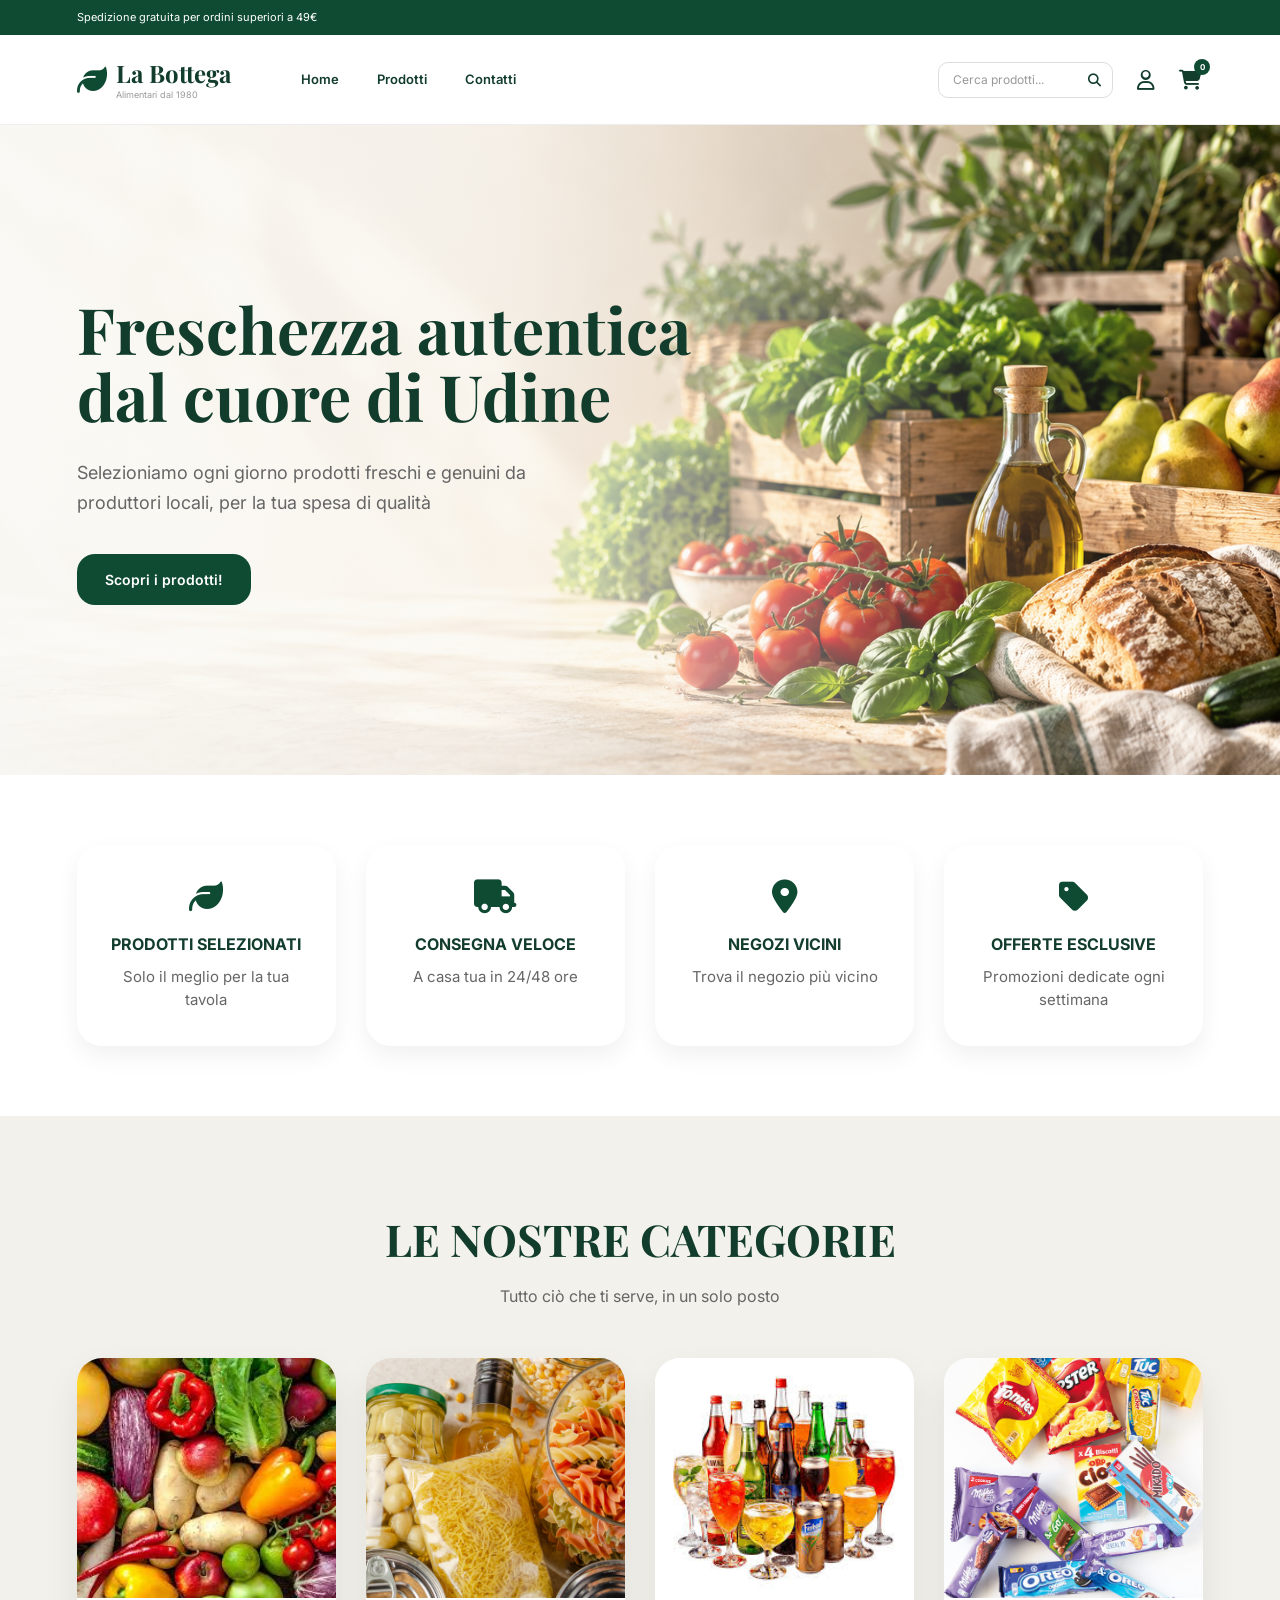
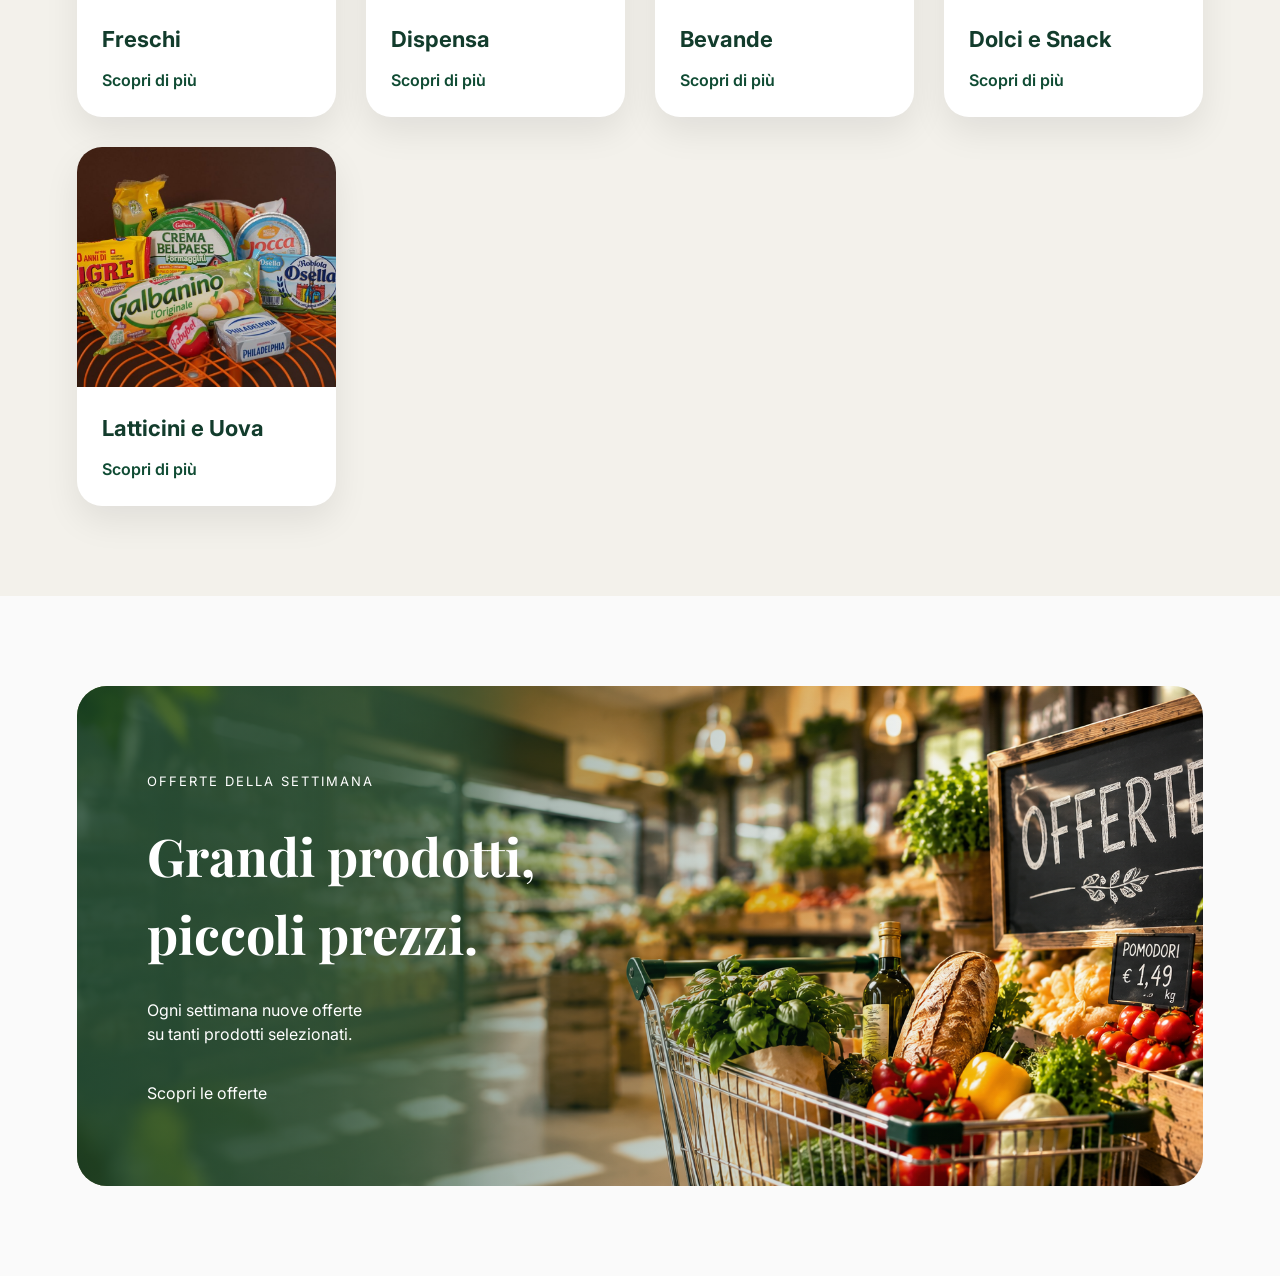
<file: la-bottega-frontend/INDEX.HTML>
<!DOCTYPE html>

<html>
    <head>
        <meta charset=UTF-8>
        <meta name="viewport" content="width=device-width, initial-scale=1.0">
        <title> BOTTEGA VERDE </title>
        <link rel="stylesheet" href="VARIABLES.css">
        <link rel="stylesheet" href="COMPONENTI.css">
        <link rel="stylesheet" href="STYLE.CSS">
        <link rel="stylesheet" href="RESPONSIVE.css">

        <link href="https://fonts.googleapis.com/css2?family=Playfair+Display:wght@600;700&family=Inter:wght@300;400;500;600&display=swap"  rel="stylesheet">
        <link rel="stylesheet" href="https://cdnjs.cloudflare.com/ajax/libs/font-awesome/6.5.0/css/all.min.css">
        
    </head>

    <body> 
        <!-- top bar-->
        <div class="top-bar">
            <div class="top-bar-left">
                <div>Spedizione gratuita per ordini superiori a 49€</div>
            </div>
        </div>

        <!--HEADER PRINCIPALE-->
        <header class="main-header">

            <!--LOGO-->
            <a href="INDEX.HTML" class="logo">
                <div class="logo-icon">
                    <i class="fa-solid fa-leaf"></i>
                </div>

                <div class="logo-text">
                    <h2>La Bottega</h2>
                    <span>Alimentari dal 1980</span>
                </div>
            </a>

        <!--NAVIGAZIONE-->
        <nav class="main-nav">
            <a href="INDEX.HTML">Home</a>
            <a href="CATALOGO.HTML">Prodotti</a>
            <a href="CONTATTI.HTML">Contatti</a>
        </nav>
            
        <!--AZIONI-->
        <div class="header-actions">
            <!--RICERCA-->
            <div class="search-box">
                <input type="text"
                id="searchInput"
                placeholder="Cerca prodotti...">
                <i class="fa-solid fa-magnifying-glass"></i>
            </div>

            <!--ACCOUNT-->
            <a href="ACCOUNT.html" class="header-icon">
                <i class="fa-regular fa-user"></i>
            </a>

            <!--CARRELLO-->
            <a href="CARRELLO.HTML" class="cart-icom header-icon">
                <i class="fa-solid fa-cart-shopping"></i>
                <span id="cartCount">0</span>
            </a>

        </div>
    
        </header>

        <!-- HERO -->
        <section class="hero">

            <div class="hero-content">
            <h1> 
                Freschezza autentica <br>
                dal cuore di Udine 
            </h1>
            <p> Selezioniamo ogni giorno prodotti freschi e genuini da produttori locali, 
                per la tua spesa di qualità
            </p>

            <a href="CATALOGO.html" class="btn-primary">
                Scopri i prodotti!
            </a>
        </div>
        
        </section>

        <!-- CASELLE -->
         <section class="caselle">
            <div class="casella">
                <i class="fa-solid fa-leaf"></i>
                <h4>PRODOTTI SELEZIONATI</h4>
                <p>Solo il meglio per la tua tavola</p>
            </div>

            <div class="casella"> 
                <i class="fa-solid fa-truck"></i>
                <h4>CONSEGNA VELOCE</h4>
                <p>A casa tua in 24/48 ore</p>
            </div>

            <div class="casella">
                <i class="fa-solid fa-location-dot"></i>
                <h4>NEGOZI VICINI</h4>
                <p>Trova il negozio più vicino</p>
            </div>

            <div class="casella">
                <i class="fa-solid fa-tag"></i>
                <h4>OFFERTE ESCLUSIVE</h4>
                <p>Promozioni dedicate ogni settimana</p>
            </div>

         </section>

         <!--CATEGORIE HOME-->
         <section class="categorie">
            <div class="titolo-sezione">
                <h2>LE NOSTRE CATEGORIE</h2>
                <p>Tutto ciò che ti serve, in un solo posto</p>
            </div>

            <div class="cards">
                <div class="card">
                    <img src="freschi.jpeg" alt="Prodotti freschi">
                    <div class="card-contenuto">
                        <h3>Freschi</h3>
                        <a href="CATALOGO.HTML?categoria=Freschi">Scopri di più</a>
                    </div>
              </div>

              <div class="card">
                    <img src="dispensa.jpg" alt="Prodotti da dispensa">
                    <div class="card-contenuto">
                     <h3>Dispensa</h3>
                     <a href="CATALOGO.HTML?categoria=Dispensa">Scopri di più</a>
                    </div>
              </div>

              <div class="card">
                <img src="bevande.jpeg" alt="Bevande">
                <div class="card-contenuto">
                    <h3>Bevande</h3>
                    <a href="CATALOGO.HTML?categoria=Bevande">Scopri di più</a>
                </div>
              </div>
              
<div class="card">
    <img src="snak.jpg" alt="Dolci e snack">
    <div class="card-contenuto">
        <h3>Dolci e Snack</h3>
        <a href="CATALOGO.HTML?categoria=Dolci%20e%20Snack">
            Scopri di più
        </a>
    </div>
</div>

<div class="card">
    <img src="latticini.jpg" alt="Latticini e uova">
    <div class="card-contenuto">
        <h3>Latticini e Uova</h3>
        <a href="CATALOGO.HTML?categoria=Latticini%20e%20Uova">
            Scopri di più
        </a>
    </div>
</div>

</div>

         </section>

         <!--OFFERTE HOME-->
        <section class="offerte-home">
            <div class="offerte-testo">
                    <span>OFFERTE DELLA SETTIMANA</span>
                    <h2>Grandi prodotti,<br>
                        piccoli prezzi.
                    </h2>

                    <p>Ogni settimana nuove offerte<br>
                        su tanti prodotti selezionati.
                    </p>

                    <a href="OFFERTE.HTML" class="btn-secondary">
                        Scopri le offerte
                    </a>
            </div>

        </section>
        
    </body>
</html>
</file>
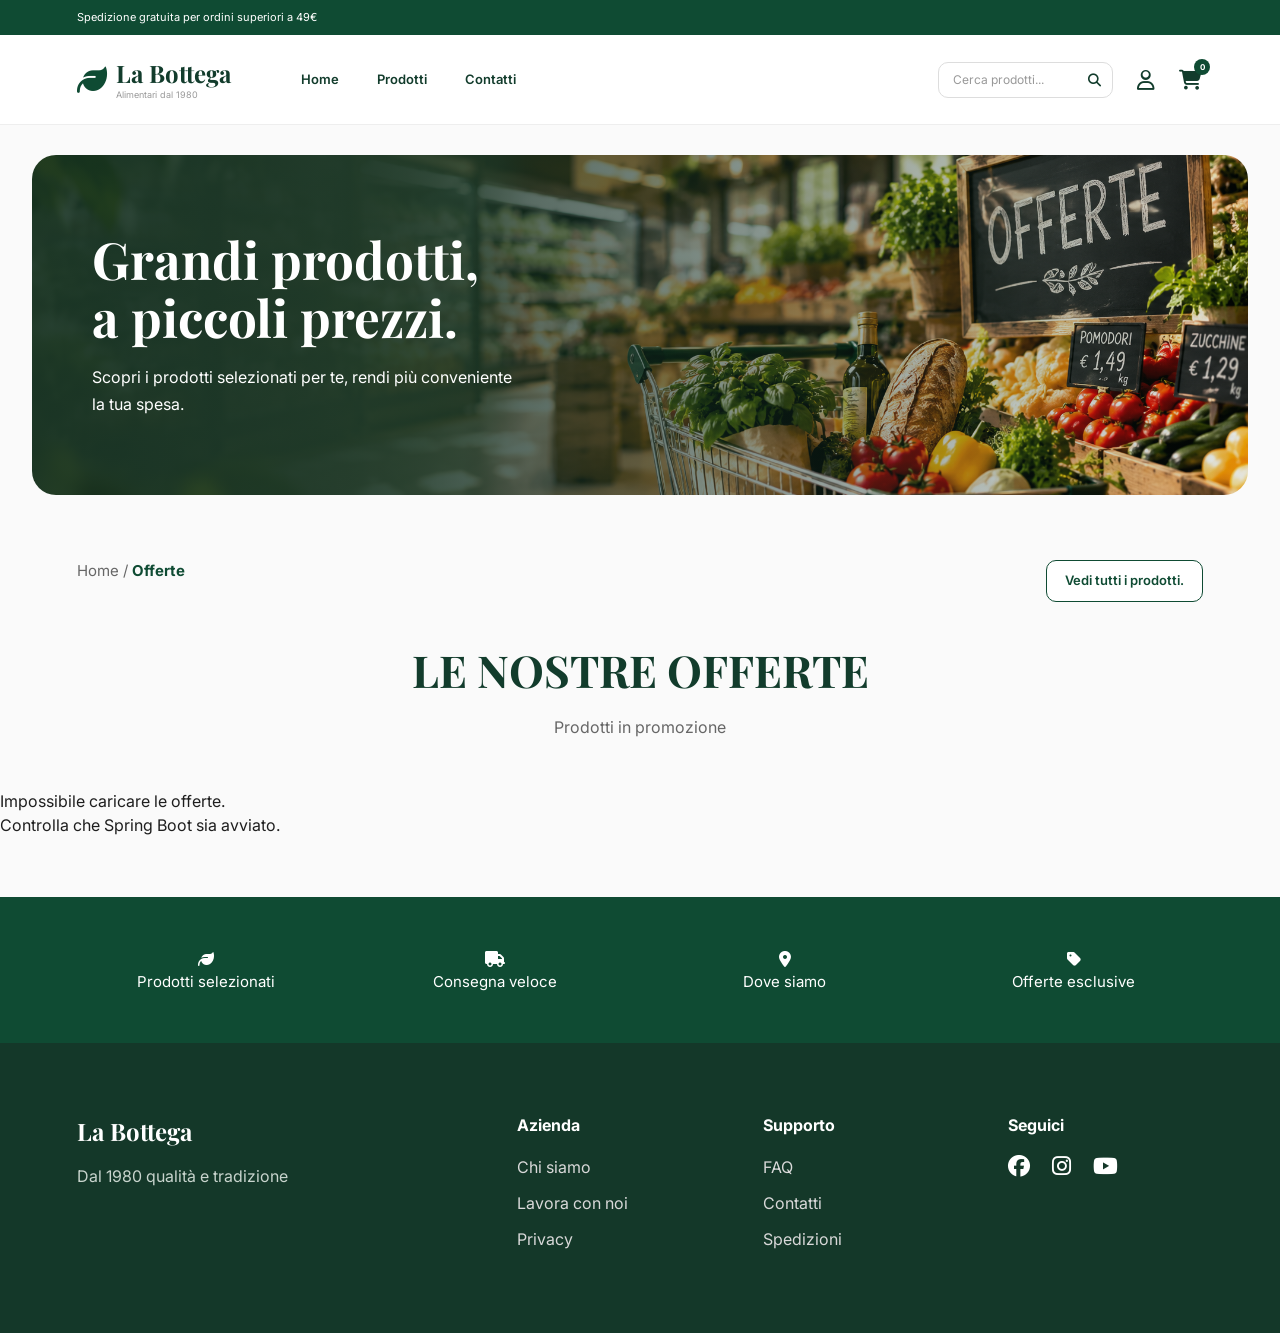
<file: la-bottega-frontend/OFFERTE.html>
<!DOCTYPE html>
<html lang="it">

<head>
    <meta charset="UTF-8">
    <meta name="viewport" content="width=device-width, initial-scale=1.0">

    <title>Offerte | La Bottega</title>

    <link rel="stylesheet" href="VARIABLES.css">
    <link rel="stylesheet" href="COMPONENTI.css">
    <link rel="stylesheet" href="STYLE.CSS">
    <link rel="stylesheet" href="RESPONSIVE.css">

    <link rel="preconnect" href="https://fonts.googleapis.com">
    <link href="https://fonts.googleapis.com/css2?family=Playfair+Display:wght@600;700&family=Inter:wght@300;400;500;600;700&display=swap"
          rel="stylesheet">

    <link rel="stylesheet"
          href="https://cdnjs.cloudflare.com/ajax/libs/font-awesome/6.5.0/css/all.min.css">
</head>

<body>

    <!-- TOP BAR-->
    <div class="top-bar">
        <div class="top-bar-left">
            Spedizione gratuita per ordini superiori a 49€
        </div>
    </div>

    <!-- HEADER -->
    <header class="main-header">

        <a href="INDEX.HTML" class="logo">
            <div class="logo-icon">
                <i class="fa-solid fa-leaf"></i>
            </div>

            <div class="logo-text">
                <h2>La Bottega</h2>
                <span>Alimentari dal 1980</span>
            </div>
        </a>

        <nav class="main-nav">
            <a href="INDEX.HTML">Home</a>
            <a href="CATALOGO.HTML">Prodotti</a>
            <a href="CONTATTI.HTML">Contatti</a>
        </nav>

        <div class="header-actions">

            <div class="search-box">
                <input type="text"
                       id="searchInput"
                       placeholder="Cerca prodotti...">
                <i class="fa-solid fa-magnifying-glass"></i>
            </div>

            <a href="ACCOUNT.HTML"
               class="header-icon"
               aria-label="Account">
                <i class="fa-regular fa-user"></i>
            </a>

            <a href="CARRELLO.HTML"
               class="header-icon cart-icon"
               aria-label="Carrello">
                <i class="fa-solid fa-cart-shopping"></i>
                <span id="cartCount">0</span>
            </a>

        </div>
    </header>

    <!-- HERO OFFERTE -->
     <section class="home-prodotti offerte-hero">
        <div class="prodotti-testo">
            <h1>
                Grandi prodotti, <br>
                a piccoli prezzi.
            </h1>

            <p> 
                Scopri i prodotti selezionati per te,
                rendi più conveniente la tua spesa.
            </p>
        </div>
     </section>

     <!-- TITOLO E NAVOGAZIONE -->
      <section class="toolbar">
        <div class="cronologia">
            <a href="INDEX.HTML">Home</a>
            <span> / </span>
            <strong>Offerte</strong>
        </div>

        <a href="CATALOGO.HTML" class="btn-secondary">
            Vedi tutti i prodotti.
        </a>
      </section>

      <!-- PRODOTTI IN OFFERTA -->
       <section class="offerte-prodotti">
        <div class="titolo-sezione">
            <h2>LE NOSTRE OFFERTE</h2>
            <p>Prodotti in promozione</p>
        </div>

        <div class="products" id="products">
            <p>Caricamento delle offerte...</p>
        </div>
       </section>

       <!-- INFO BAR -->

    <section class="info-bar">
        <div>
            <i class="fa-solid fa-leaf"></i>
            <p>
                Prodotti selezionati
            </p>
        </div>

        <div>
            <i class="fa-solid fa-truck"></i>
            <p>
                Consegna veloce
            </p>
        </div>

        <div>
            <i class="fa-solid fa-location-dot"></i>
            <p>
                Dove siamo
            </p>
        </div>

        <div>
            <i class="fa-solid fa-tag"></i>
            <p>
                Offerte esclusive
            </p>
        </div>

    </section>

    <!--FOOTER -->

    <footer class="footer">

        <!-- LOGO -->
        <div class="footer-logo">
            <h2>
                La Bottega
            </h2>

            <p>
                Dal 1980 qualità e tradizione
            </p>
        </div>

        <!-- AZIENDA -->

        <div>
            <h4>
                Azienda
            </h4>

            <a href="#">
                Chi siamo
            </a>

            <a href="#">
                Lavora con noi
            </a>

            <a href="#">
                Privacy
            </a>
        </div>

        <!-- SUPPORTO -->

        <div>
            <h4>
                Supporto
            </h4>

            <a href="#">
                FAQ
            </a>

            <a href="CONTATTI.HTML">
                Contatti
            </a>

            <a href="#">
                Spedizioni
            </a>
        </div>

        <!-- SOCIAL -->

        <div>
            <h4>
                Seguici
            </h4>

            <i class="fa-brands fa-facebook"></i>
            <i class="fa-brands fa-instagram"></i>
            <i class="fa-brands fa-youtube"></i>
        </div>

    </footer>

        <!-- JAVASCRIPT -->
         <script src="cart.js"></script>
         <script src="offerte.js"></script>
</body>
</html>
</file>
<file: la-bottega-frontend/VARIABLES.css>
/*LA BOTTEGA - VARIABLES.CSS */

:root {

    /* COLORI PRINCIPALI */
    --verde-principale: #0f4b33;
    --verde-scuro: #123c2c;
    --verde-chiaro: #3f7a5a;

    /* SFONDI */
    --crema: #f3f1eb;
    --crema-scuro: #ebe4d5;
    --bianco: #ffffff;

    /* DETTAGLI */
    --oro: #d4b15a;
    --oro-chiaro: #f0d56b;

    /* TESTI */
    --testo-principale: #1e1e1e;
    --testo-secondario: #666666;
    --testo-chiaro: #999999;

    /* STATI */
    --successo: #3d8b5c;
    --errore: #b94a48;

    /* FONT */
    --font-titoli: "Playfair Display", serif;
    --font-testo: "Inter", sans-serif;

    /* SPAZIATURE */
    --padding-page: 6%;
    --spazio-xs: 8px;
    --spazio-sm: 15px;
    --spazio-md: 25px;
    --spazio-lg: 45px;
    --spazio-xl: 80px;

    /* BORDI */
    --bordi-small: 10px;
    --bordi-medium: 18px;
    --bordi-large: 25px;
    --bordi-pill: 50px;

    /* OMBRE */
    --ombre-soft: 0 10px 25px rgba(0, 0, 0, 0.06);
    --ombre-card: 0 15px 35px rgba(0, 0, 0, 0.08);
    --ombre-hover: 0 20px 45px rgba(0, 0, 0, 0.12);

    /* TRANSIZIONI */
    --transizione-veloce: 0.2s ease;
    --transizione-normale: 0.35s ease;

    /* LAYOUT */
    --contenitore-width: 1200px;

    /* Z-INDEX */
    --z-header: 100;
    --z-menu: 200;
    --z-modal: 300;
}
</file>
<file: la-bottega-frontend/COMPONENTI.css>
/* PARTE 1 - CASELLE HOME */

.caselle {
    padding: 70px var(--padding-page);
    display: grid;
    grid-template-columns: repeat(4, 1fr);
    gap: 30px;
    background: var(--bianco);
}

.casella {
    background: var(--bianco);
    padding: 35px 25px;
    border-radius: var(--bordi-large);
    text-align: center;
    box-shadow: var(--ombre-soft);
    transition: var(--transizione-normale);
}

.casella:hover {
    transform: translateY(-8px);
    box-shadow: var(--ombre-hover);
}

.casella i {
    font-size: 34px;
    color: var(--verde-principale);
    margin-bottom: 18px;
}

.casella h4 {
    margin-bottom: 10px;
    color: var(--verde-scuro);
}

.casella p {
    color: var(--testo-secondario);
    font-size: 15px;
}

/* TITOLI SEZIONE */

.titolo-sezione {
    text-align: center;
    margin-bottom: 50px;
}

.titolo-sezione h2 {
    font-family: var(--font-titoli);
    font-size: 44px;
    color: var(--verde-scuro);
    margin-bottom: 12px;
}

.titolo-sezione p {
    color: var(--testo-secondario);
}

/* CATEGORIE HOME */

.categorie {
    padding: 90px var(--padding-page);
    background: var(--crema);
}

/* GRID CARD */

.cards {
    display: grid;
    grid-template-columns: repeat(auto-fit, minmax(240px, 1fr));
    gap: 30px;
}

/* CARD GENERICA */

.card {
    background: var(--bianco);
    border-radius: var(--bordi-large);
    overflow: hidden;
    box-shadow: var(--ombre-card);
    transition: var(--transizione-normale);
}

.card:hover {
    transform: translateY(-8px);
    box-shadow: var(--ombre-hover);
}

.card img {
    width: 100%;
    height: 240px;
    object-fit: cover;
}

.card-contenuto {
    padding: 25px;
}

.card-contenuto h3 {
    color: var(--verde-scuro);
    margin-bottom: 12px;
    font-size: 22px;
}

.card-contenuto a {
    color: var(--verde-principale);
    font-weight: 600;
}

.card-contenuto a:hover {
    color: var(--oro);
}

/* HERO OFFERTE */

.offerte-home {
    width: calc(100% - 2 * var(--padding-page));
    max-width: 1400px;
    margin: 90px auto;

    border-radius: 30px;
    overflow: hidden;

    display: grid;
    grid-template-columns: minmax(0, 1fr) minmax(0, 1fr);
    align-items: center;

    
    background-image: url("sfondo-offerte.png");
    background-size: cover;
    background-position: center;
    background-repeat: no-repeat;

    min-height: 500px;
    position: relative;
    box-sizing: border-box;
}

.offerte-home::before {
    content: "";
    position: absolute;
    inset: 0;
    background: linear-gradient(
        90deg,
        rgba(18, 60, 44, 0.70) 0%,
        rgba(18, 60, 44, 0.40) 35%,
        rgba(18, 60, 44, 0.05) 75%,
        transparent 100%
    );
}

.offerte-testo {
    position: relative;
    z-index: 2;
    color: white;
    padding: 70px;
}

.offerte-testo span {
    letter-spacing: 2px;
    font-size: 13px;
    text-transform: uppercase;
}

.offerte-testo h2 {
    font-family: var(--font-titoli);
    font-size: 52px;
    margin: 25px 0;
}

.offerte-testo p {
    margin-bottom: 35px;
}

/* TOOLBAR */

.toolbar {
    display: flex;
    justify-content: space-between;
    padding: 35px var(--padding-page);
}

.toolbar-azioni {
    display: flex;
    gap: 20px;
}

.toolbar select {
    padding: 12px 18px;
    border-radius: 12px;
    border: 1px solid #ddd;
    background: var(--bianco);
    cursor: pointer;
}

/* LAYOUT CATALOGO */

.layout {
    display: grid;
    grid-template-columns: 280px 1fr;
    gap: 40px;
    padding: 0 var(--padding-page) 90px;
}

/* SIDEBAR CATALOGO */

.sidebar {
    background: var(--bianco);
    border-radius: 25px;
    padding: 30px;
    box-shadow: var(--ombre-soft);
    height: max-content;
}

.sidebar h3 {
    margin: 25px 0 15px;
    color: var(--verde-scuro);
}

.sidebar ul {
    list-style: none;
}

.sidebar li {
    padding: 10px 0;
    cursor: pointer;
    transition: var(--transizione-veloce);
}

.sidebar li:hover {
    color: var(--verde-principale);
    padding-left: 8px;
}

.sidebar label {
    display: block;
    margin-bottom: 12px;
    cursor: pointer;
}

/* GRID PRODOTTI */

.products {
    display: grid;
    grid-template-columns: repeat(auto-fill, minmax(260px, 1fr));
    gap: 30px;
}

/* CARD PRODOTTO */

.products .card {
    position: relative;
}

.products .card h4 {
    font-size: 20px;
    margin: 18px 20px 8px;
    color: var(--verde-scuro);
}

.brand {
    color: var(--testo-secondario);
    margin: 0 20px;
    font-size: 14px;
}

.prezzo {
    margin: 15px 20px;
    font-size: 22px;
    font-weight: 700;
    color: var(--verde-principale);
}

.products button {
    width: calc(100% - 40px);
    margin: 0 20px 20px;
    padding: 14px;
    background: var(--verde-principale);
    color: white;
    border: none;
    border-radius: 14px;
    cursor: pointer;
    transition: var(--transizione-veloce);
}

.products button:hover {
    background: var(--verde-scuro);
}

/* BADGE */

.badge {
    position: absolute;
    top: 18px;
    left: 18px;
    padding: 6px 14px;
    border-radius: 30px;
    color: white;
    font-size: 12px;
    font-weight: 700;
}

.badge.bio {
    background: #4CAF50;
}

.badge.offerta {
    background: #D32F2F;
}

.badge.nuovo {
    background: #1976D2;
}

/* PARTE 2 - ACCOUNT + CARRELLO */

/* PAGINA ACCOUNT */

.account-pagina {
    display: grid;
    grid-template-columns: 280px 1fr;
    gap: 40px;
    padding: 60px var(--padding-page);
}

/* SIDEBAR ACCOUNT */

.account-sidebar {
    background: var(--bianco);
    border-radius: var(--bordi-large);
    padding: 30px;
    box-shadow: var(--ombre-soft);
    height: max-content;
}

.account-sidebar h3 {
    margin-bottom: 25px;
    color: var(--verde-scuro);
    font-family: var(--font-titoli);
}

.account-sidebar ul {
    list-style: none;
    padding: 0;
    margin: 0;
}

.account-sidebar li {
    display: flex;
    align-items: center;
    gap: 15px;
    padding: 14px 16px;
    margin-bottom: 10px;
    border-radius: 12px;
    cursor: pointer;
    transition: var(--transizione-veloce);
}

.account-sidebar li:hover {
    background: var(--crema);
    color: var(--verde-principale);
}

.account-sidebar i {
    width: 20px;
}

/* CONTENUTO ACCOUNT */

.account-contenuto {
    display: flex;
    flex-direction: column;
    gap: 35px;
}

/* CARD PROFILO */

.card-profilo {
    background: var(--bianco);
    padding: 35px;
    border-radius: var(--bordi-large);
    box-shadow: var(--ombre-card);
}

.card-profilo h2 {
    margin-bottom: 30px;
    color: var(--verde-scuro);
    font-family: var(--font-titoli);
}

/* GRID PROFILO */

.profile-grid {
    display: grid;
    grid-template-columns: repeat(2, 1fr);
    gap: 25px;
}

.profile-grid label {
    display: block;
    margin-bottom: 8px;
    font-weight: 600;
}

.profile-grid input {
    width: 100%;
    padding: 14px;
    border: 1px solid #ddd;
    border-radius: 12px;
    transition: var(--transizione-veloce);
}

.profile-grid input:focus {
    outline: none;
    border-color: var(--verde-principale);
    box-shadow: 0 0 0 3px rgba(15, 75, 51, 0.10);
}

/* PULSANTE SALVA */

.save-btn {
    margin-top: 30px;
    background: var(--verde-principale);
    color: white;
    padding: 15px 28px;
    border: none;
    border-radius: 14px;
    cursor: pointer;
    transition: var(--transizione-veloce);
}

.save-btn:hover {
    background: var(--verde-scuro);
}

/* INDIRIZZI */

.indirizzi-account {
    display: grid;
    grid-template-columns: repeat(2, 1fr);
    gap: 25px;
}

.indirizzo-card {
    background: var(--bianco);
    padding: 30px;
    border-radius: 22px;
    box-shadow: var(--ombre-soft);
}

.indirizzo-card h3 {
    margin-bottom: 15px;
    color: var(--verde-scuro);
}

.indirizzo-card p {
    color: var(--testo-secondario);
    margin-bottom: 20px;
}

.indirizzo-card button {
    background: var(--verde-principale);
    color: white;
    border: none;
    padding: 12px 22px;
    border-radius: 12px;
    cursor: pointer;
}

.indirizzo-card button:hover {
    background: var(--verde-scuro);
}

/* ORDINI */

.ordini {
    background: var(--bianco);
    padding: 35px;
    border-radius: 22px;
    box-shadow: var(--ombre-card);
}

.ordini h2 {
    margin-bottom: 25px;
    font-family: var(--font-titoli);
}

/* TABELLE */

table {
    width: 100%;
    border-collapse: collapse;
}

thead {
    background: var(--crema);
}

th {
    text-align: left;
    padding: 18px;
}

td {
    padding: 18px;
    border-bottom: 1px solid #eee;
}

.status {
    background: #dff4e4;
    color: #2e7d32;
    padding: 6px 12px;
    border-radius: 20px;
    font-size: 13px;
}

/* PAGINA CARRELLO */

.lista-carrello {
    display: grid;
    grid-template-columns: 2fr 400px;
    gap: 40px;
    padding: 60px var(--padding-page);
}

.top-bar-carrello {
    background: var(--verde-principale);
    color: white;
    padding: 18px 25px;
    border-radius: 18px;
    display: grid;
    grid-template-columns: 3fr 1fr 1fr 1fr;
}


/* CARD CARRELLO */

.card-carrello {
    background: var(--bianco);
    margin-top: 20px;
    padding: 25px;
    border-radius: 20px;
    display: grid;
    grid-template-columns: 3fr 1fr 1fr 1fr auto;
    align-items: center;
    gap: 20px;
    box-shadow: var(--ombre-soft);
}

.info-prodotto h3 {
    margin-bottom: 5px;
    color: var(--verde-scuro);
}

.info-prodotto span {
    color: var(--testo-secondario);
    font-size: 14px;
}

/* QUANTITÀ */

.qty {
    display: flex;
    align-items: center;
    gap: 10px;
}

.qty button {
    width: 35px;
    height: 35px;
    border: none;
    background: var(--verde-principale);
    color: white;
    border-radius: 8px;
    cursor: pointer;
}

.qty input {
    width: 60px;
    text-align: center;
    padding: 8px;
    border: 1px solid #ddd;
    border-radius: 8px;
}


/* CESTINO */

.card-carrello .fa-trash {
    color: #d32f2f;
    cursor: pointer;
    font-size: 18px;
}

/* RIEPILOGO ORDINE */

.cart-summary {
    background: var(--bianco);
    padding: 35px;
    border-radius: 25px;
    box-shadow: var(--ombre-card);
    height: max-content;
}

.cart-summary h2 {
    margin-bottom: 30px;
    font-family: var(--font-titoli);
    color: var(--verde-scuro);
}

.sommario {
    display: flex;
    justify-content: space-between;
    margin-bottom: 18px;
}

.sommario-tot {
    display: flex;
    justify-content: space-between;
    margin: 30px 0;
    padding-top: 20px;
    border-top: 2px solid #eee;
    font-size: 22px;
}

/* BOTTONI CARRELLO */

.checkout {
    width: 100%;
    background: var(--verde-principale);
    color: white;
    padding: 16px;
    border: none;
    border-radius: 14px;
    margin-bottom: 15px;
    cursor: pointer;
}

.checkout:hover {
    background: var(--verde-scuro);
}

.continua-shop {
    width: 100%;
    background: white;
    color: var(--verde-principale);
    border: 2px solid var(--verde-principale);
    padding: 16px;
    border-radius: 14px;
    cursor: pointer;
}

.continua-shop:hover {
    background: var(--crema);
}

/* PARTE 3 - CONTATTI, FAQ, FOOTER */

/* HERO CONTATTI */

.hero-contatti {
    background-image:
        linear-gradient(
            rgba(243, 241, 235, 0.90),
            rgba(243, 241, 235, 0.90)
        ),
        url();

    background-size: cover;
    background-position: center;
}

.contatti-testo {
    max-width: 650px;
}

.contatti-testo h3 {
    color: var(--verde-principale);
    margin: 15px 0;
    font-size: 22px;
}

/* CARD CONTATTI */

.contatti-cards {
    display: grid;
    grid-template-columns: repeat(3, 1fr);
    gap: 30px;
    padding: 70px var(--padding-page);
}

.contatti-card {
    background: var(--bianco);
    border-radius: 25px;
    padding: 40px 30px;
    text-align: center;
    box-shadow: var(--ombre-soft);
    transition: var(--transizione-normale);
}

.contatti-card:hover {
    transform: translateY(-8px);
    box-shadow: var(--ombre-hover);
}

.contatti-card i {
    font-size: 40px;
    color: var(--verde-principale);
    margin-bottom: 20px;
}

.contatti-card h3 {
    color: var(--verde-scuro);
    margin-bottom: 15px;
}

.contatti-card p {
    color: var(--testo-secondario);
    margin-bottom: 18px;
}

.contatti-card strong {
    display: block;
    margin-bottom: 10px;
    color: var(--verde-principale);
}

.contatti-card span {
    color: var(--testo-secondario);
}

.contatti-card button {
    margin-top: 20px;
    background: var(--verde-principale);
    color: white;
    border: none;
    padding: 14px 26px;
    border-radius: 14px;
    cursor: pointer;
}

/* FORM CONTATTI */

.contatti-forum {
    display: grid;
    grid-template-columns: 1.2fr 0.8fr;
    gap: 40px;
    padding: 0 var(--padding-page) 90px;
}

.forum {
    background: var(--bianco);
    padding: 40px;
    border-radius: 25px;
    box-shadow: var(--ombre-card);
}

.forum h2 {
    margin-bottom: 30px;
    color: var(--verde-scuro);
    font-family: var(--font-titoli);
}

.forum input,
.forum textarea {
    width: 100%;
    margin-bottom: 18px;
    padding: 16px;
    border: 1px solid #ddd;
    border-radius: 14px;
    outline: none;
    transition: var(--transizione-veloce);
}

.forum input:focus,
.forum textarea:focus {
    border-color: var(--verde-principale);
    box-shadow: 0 0 0 3px rgba(15, 75, 51, 0.10);
}

.forum textarea {
    resize: vertical;
    min-height: 180px;
}

.forum button {
    background: var(--verde-principale);
    color: white;
    padding: 16px 32px;
    border: none;
    border-radius: 14px;
    cursor: pointer;
}

/* MAPPA */

.mappa {
    background: var(--bianco);
    border-radius: 25px;
    padding: 35px;
    box-shadow: var(--ombre-card);
    display: flex;
    flex-direction: column;
    justify-content: center;
    align-items: center;
    text-align: center;
}

.mappa h2 {
    margin-bottom: 10px;
    color: var(--verde-scuro);
}

.mappa p {
    color: var(--testo-secondario);
}

/* FAQ */

.faq {
    padding: 80px var(--padding-page);
}

.faq h2 {
    text-align: center;
    margin-bottom: 45px;
    font-size: 42px;
    font-family: var(--font-titoli);
    color: var(--verde-scuro);
}

.faq-item {
    background: var(--bianco);
    border-radius: 18px;
    padding: 25px 30px;
    margin-bottom: 20px;
    box-shadow: var(--ombre-soft);
}

.faq-item h4 {
    color: var(--verde-scuro);
    margin-bottom: 10px;
}

.faq-item p {
    color: var(--testo-secondario);
}

/* INFO BAR */

.info-bar {
    background: var(--verde-principale);
    color: white;
    padding: 50px var(--padding-page);
    display: grid;
    grid-template-columns: repeat(4, 1fr);
    text-align: center;
    gap: 30px;
}

.info-bar p {
    font-size: 15px;
}

/* FOOTER */

.footer {
    background: #143829;
    color: white;
    display: grid;
    grid-template-columns: 2fr 1fr 1fr 1fr;
    gap: 50px;
    padding: 70px var(--padding-page);
}

.footer-logo h2 {
    font-family: var(--font-titoli);
    margin-bottom: 15px;
}

.footer-logo p {
    color: #c8d4cd;
}

.footer h4 {
    margin-bottom: 18px;
}

.footer a {
    display: block;
    margin-bottom: 12px;
    color: #d9d9d9;
    transition: var(--transizione-veloce);
}

.footer a:hover {
    color: white;
    padding-left: 5px;
}

.footer i {
    font-size: 22px;
    margin-right: 18px;
    cursor: pointer;
    transition: var(--transizione-veloce);
}

.footer i:hover {
    color: var(--bianco);
}

/* BREADCRUMB */

.percorso,
.cronologia {
    color: var(--testo-secondario);
    font-size: 15px;
}

.percorso strong,
.cronologia strong {
    color: var(--verde-principale);
}

/* SEZIONI GENERALI */

section {
    width: 100%;
}

h1,
h2,
h3 {
    font-weight: 700;
}

button {
    transition: var(--transizione-normale);
}

button:hover {
    transform: translateY(-2px);
}

/* prezzi offerte */
.prezzo-originale {
    display: inline-block;
    margin-right: 8px;
    color: #777;
    text-decoration: line-through;
    font-size: 0.9rem;
    font-weight: 400;
}

.prezzo-scontato {
    color: #b42318;
    font-size: 1.15rem;
    font-weight: 700;
}
</file>
<file: la-bottega-frontend/STYLE.CSS>
/* 1. RESET GENERALE */

* {
    margin: 0;
    padding: 0;
    box-sizing: border-box;
}

html {
    width: 100%;
    overflow-x: hidden;
    scroll-behavior: smooth;
}

body {
    width: 100%;
    min-height: 100vh;
    overflow-x: hidden;

    font-family: var(--font-testo);
    color: var(--testo-principale);
    background: var(--crema-light, #fafafa);

    line-height: 1.5;
}

img {
    display: block;
    max-width: 100%;
}

a {
    color: inherit;
    text-decoration: none;
}

button,
input,
select,
textarea {
    font-family: inherit;
}

button {
    cursor: pointer;
}

ul {
    list-style: none;
}

/* 2. CONTENITORE GENERALE */

section {
    width: 100%;
}

/* 3. TOP BAR */

.top-bar {
    width: 100%;
    min-height: 35px;

    padding: 8px var(--padding-page);

    display: flex;
    align-items: center;
    justify-content: space-between;

    background: var(--verde-principale);
    color: var(--bianco);

    font-size: 11px;
}

.top-bar-left {
    font-weight: 400;
}

.top-bar-right {
    display: flex;
    align-items: center;
    gap: 22px;
}

.top-bar-right a {
    color: var(--bianco);

    transition: opacity var(--transizione-veloce);
}

.top-bar-right a:hover {
    opacity: 0.7;
}

/* 4. HEADER PRINCIPALE */

.main-header,
.header {
    width: 100%;
    min-height: 90px;

    padding: 0 var(--padding-page);

    display: flex;
    align-items: center;

    background: var(--bianco);

    border-bottom: 1px solid #eeeeee;

    position: relative;
    z-index: var(--z-header);
}

/* 5. LOGO */

.logo {
    flex: 0 0 auto;

    display: flex;
    align-items: center;

    gap: 9px;

    color: var(--verde-scuro);
}

.logo-icon {
    display: flex;
    align-items: center;
    justify-content: center;

    color: var(--verde-principale);

    font-size: 30px;
}

.logo-text {
    display: flex;
    flex-direction: column;
}

.logo-text h2 {
    margin: 0;

    color: var(--verde-scuro);

    font-family: var(--font-titoli);

    font-size: 24px;
    line-height: 1;
}

.logo-text span {
    display: block;

    margin-top: 5px;

    color: var(--testo-chiaro);

    font-size: 9px;
    line-height: 1;
}

.logo h2 {
    color: var(--verde-scuro);
    font-family: var(--font-titoli);
}

/* 6. NAVIGAZIONE */

.main-nav,
.nav {
    display: flex;
    align-items: center;

    gap: 38px;

    margin-left: 70px;

    flex: 1;
}

.main-nav a,
.nav a {
    color: var(--verde-scuro);

    font-size: 13px;
    font-weight: 600;

    white-space: nowrap;

    transition:
        color var(--transizione-veloce),
        transform var(--transizione-veloce);
}

.main-nav a:hover,
.nav a:hover {
    color: var(--verde-principale);

    transform: translateY(-1px);
}

/* 7. AZIONI HEADER */

.header-actions {
    display: flex;
    align-items: center;

    gap: 20px;

    flex: 0 0 auto;
}

/* 8. RICERCA */

.search-box {
    position: relative;
}

.search-box input {
    width: 175px;
    height: 36px;

    padding: 0 38px 0 14px;

    background: var(--bianco);

    border: 1px solid #dddddd;
    border-radius: var(--bordi-small);

    outline: none;

    color: var(--testo-principale);

    font-size: 12px;

    transition:
        border-color var(--transizione-veloce),
        box-shadow var(--transizione-veloce);
}

.search-box input::placeholder {
    color: var(--testo-chiaro);
}

.search-box input:focus {
    border-color: var(--verde-principale);

    box-shadow:
        0 0 0 3px rgba(15, 75, 51, 0.08);
}

.search-box i {
    position: absolute;

    top: 50%;
    right: 12px;

    transform: translateY(-50%);

    color: var(--verde-scuro);

    font-size: 13px;

    pointer-events: none;
}

/* 9. ICONE HEADER */

.header-icon {
    position: relative;

    width: 25px;
    height: 35px;

    display: flex;
    align-items: center;
    justify-content: center;

    color: var(--verde-scuro);
}

.header-icon i {
    color: var(--verde-scuro);

    font-size: 20px;

    transition:
        color var(--transizione-veloce),
        transform var(--transizione-veloce);
}

.header-icon:hover i {
    color: var(--verde-principale);

    transform: translateY(-1px);
}

/* 10. CONTATORE CARRELLO */

.cart-icon span,
.cart-icom span,
#cartCount {
    position: absolute;

    top: -3px;
    right: -7px;

    width: 16px;
    height: 16px;

    display: flex;
    align-items: center;
    justify-content: center;

    background: var(--verde-principale);

    color: var(--bianco);

    border-radius: 50%;

    font-size: 8px;
    font-weight: 700;
}

/* 11. HERO HOMEPAGE */

.hero {
    width: 100%;
    min-height: 650px;
    padding: 0 var(--padding-page);

    display: flex;
    align-items: center;

    position: relative;

    background-image: url("hero-bottega.png");
    background-size: cover;
    background-position: center right;
    background-repeat: no-repeat;
}

.hero::before {
    content: "";

    position: absolute;
    inset: 0;

    background:
        linear-gradient(
            90deg,
            rgba(250, 249, 245, 0.95) 0%,
            rgba(250, 249, 245, 0.80) 40%,
            rgba(250, 249, 245, 0.15) 75%,
            rgba(250, 249, 245, 0) 100%
        );
}

.hero-content {
    position: relative;
    z-index: 1;

    max-width: 620px;
}

.hero-content h1 {
    margin-bottom: 28px;

    color: var(--verde-scuro);

    font-family: var(--font-titoli);

    font-size: clamp(48px, 5vw, 72px);

    line-height: 1.05;
}

.hero-content p {
    max-width: 510px;

    margin-bottom: 35px;

    color: var(--testo-secondario);

    font-size: 18px;
    line-height: 1.7;
}

/* 12. PULSANTE PRINCIPALE */

.btn-primary {
    display: inline-flex;
    align-items: center;
    justify-content: center;

    padding: 15px 28px;

    background: var(--verde-principale);
    color: var(--bianco);

    border-radius: var(--bordi-medium);

    font-size: 14px;
    font-weight: 600;

    transition:
        background var(--transizione-veloce),
        transform var(--transizione-veloce),
        box-shadow var(--transizione-veloce);
}

.btn-primary:hover {
    background: var(--verde-scuro);

    transform: translateY(-2px);

    box-shadow:
        0 8px 20px rgba(15, 75, 51, 0.20);
}

/* 13. RESPONSIVE TABLET */

@media (max-width: 1200px) {

    .main-nav,
    .nav {
        gap: 24px;
        margin-left: 35px;
    }

    .search-box input {
        width: 150px;
    }

    .caselle {
        grid-template-columns: repeat(2, 1fr);
    }

    .casella:nth-child(2) {
        border-right: none;
    }

    .casella:nth-child(-n + 2) {
        border-bottom: 1px solid #e5e5e5;
    }

    .products {
        grid-template-columns:
            repeat(3, minmax(0, 1fr));
    }

    .layout {
        grid-template-columns: 220px minmax(0, 1fr);
    }
}

/* 14. TABLET PICCOLO */

@media (max-width: 1000px) {

    .main-header,
    .header {
        padding: 18px 30px;

        flex-wrap: wrap;

        gap: 18px;
    }

    .main-nav,
    .nav {
        order: 3;

        width: 100%;

        margin-left: 0;

        justify-content: center;

        padding-top: 5px;
    }

    .header-actions {
        margin-left: auto;
    }

    .hero-content h1 {
        font-size: 55px;
    }

    .offerte-testo {
        padding: 50px;
    }

    .offerte-testo h2 {
        font-size: 44px;
    }

    .account-pagina {
        grid-template-columns: 210px minmax(0, 1fr);
    }

    .lista-carrello {
        grid-template-columns: 1fr;
    }

    .top-bar-carrello,
    .prodotti-carrello {
        grid-column: 1;
    }

    .cart-summary {
        grid-column: 1;
    }

    .contatti-forum {
        grid-template-columns: 1fr;
    }

    .footer {
        grid-template-columns: repeat(2, 1fr);
    }
}

/* 15. MOBILE */

@media (max-width: 768px) {

    /* TOP BAR */

    .top-bar {
        min-height: 35px;

        padding: 8px 20px;

        text-align: center;
    }

    .top-bar-right {
        display: none;
    }

    /* HEADER */

    .main-header,
    .header {
        min-height: auto;

        padding: 18px 20px;

        flex-direction: column;

        align-items: center;
    }

    .logo {
        margin: 0;
    }

    .main-nav,
    .nav {
        width: 100%;

        justify-content: center;

        gap: 22px;

        flex-wrap: wrap;

        margin: 0;
    }

    .main-nav a,
    .nav a {
        font-size: 13px;
    }

    .header-actions {
        width: 100%;

        justify-content: center;

        margin: 0;
    }

    .search-box input {
        width: min(250px, 65vw);
    }

    /* HERO */

    .hero {
        min-height: 560px;

        padding: 60px 25px;

        align-items: center;

        text-align: center;

        background-position: center;
    }

    .hero::before {
        background:
            rgba(250, 249, 245, 0.82);
    }

    .hero-content {
        margin: 0 auto;
    }

    .hero-content h1 {
        font-size: 46px;
    }

    .hero-content p {
        margin-left: auto;
        margin-right: auto;

        font-size: 16px;
    }

    /* CASELLE */

    .caselle {
        grid-template-columns: 1fr;

        padding: 25px 20px;
    }

    .casella {
        border-right: none;

        border-bottom: 1px solid #e5e5e5;
    }

    .casella:last-child {
        border-bottom: none;
    }

    /* CATEGORIE */

    .categorie {
        padding: 60px 20px;
    }

    .titolo-sezione h2 {
        font-size: 34px;
    }

    .cards {
        grid-template-columns: 1fr;
    }

    .categorie .card img {
        height: 230px;
    }

    /* OFFERTE */

    .offerte-home {
        width: calc(100% - 40px);

        min-height: 420px;

        margin-left: 20px;
        margin-right: 20px;
    }

    .offerte-testo {
        padding: 40px 30px;
    }

    .offerte-testo h2 {
        font-size: 40px;
    }

    /* CATALOGO */

    .home-prodotti {
        min-height: 280px;

        padding: 50px 25px;
    }

    .prodotti-testo h1 {
        font-size: 40px;
    }

    .toolbar {
        padding: 20px;

        flex-direction: column;

        align-items: flex-start;
    }

    .toolbar-azioni {
        width: 100%;
    }

    .toolbar select {
        flex: 1;
    }

    .layout {
        grid-template-columns: 1fr;

        padding: 0 20px 50px;
    }

    .sidebar {
        width: 100%;
    }

    .products {
        grid-template-columns:
            repeat(2, minmax(0, 1fr));

        gap: 15px;
    }

    /* ACCOUNT */

    .centrale-account {
        min-height: 280px;

        padding: 50px 25px;
    }

    .account-testo h1 {
        font-size: 42px;
    }

    .account-pagina {
        grid-template-columns: 1fr;

        padding: 0 20px 60px;
    }

    .profile-grid {
        grid-template-columns: 1fr;
    }

    .indirizzi-account {
        grid-template-columns: 1fr;
    }

    /* CONTATTI */

    .hero-contatti {
        min-height: 280px;

        padding: 50px 25px;
    }

    .contatti-testo h1 {
        font-size: 44px;
    }

    .contatti-cards {
        grid-template-columns: 1fr;

        padding: 40px 20px;
    }

    .contatti-forum {
        padding: 0 20px 50px;
    }

    .faq {
        padding: 20px 20px 60px;
    }

    /* CARRELLO */

    .hero-carrello {
        min-height: 260px;

        padding: 50px 25px;
    }

    .carrello-testo h1 {
        font-size: 42px;
    }

    .lista-carrello {
        padding: 35px 20px 50px;
    }

    .top-bar-carrello {
        display: none;
    }

    .card-carrello {
        grid-template-columns: 1fr auto;

        gap: 15px;
    }

    .card-carrello .prezzo {
        grid-column: 2;
        grid-row: 1;
    }

    .card-carrello .qty {
        justify-content: flex-start;
    }

    .card-carrello .subtotal {
        text-align: right;
    }

    /* INFO BAR */

    .info-bar {
        grid-template-columns: 1fr 1fr;

        padding: 10px 20px;
    }

    .info-bar > div {
        border-right: none;
    }

    /* FOOTER */

    .footer {
        grid-template-columns: 1fr 1fr;

        padding: 45px 25px;
    }
}

/* 16. MOBILE PICCOLO */

@media (max-width: 480px) {

    .logo-text h2 {
        font-size: 22px;
    }

    .hero-content h1 {
        font-size: 39px;
    }

    .products {
        grid-template-columns: 1fr;
    }

    .products .card img {
        height: 220px;
    }

    .info-bar {
        grid-template-columns: 1fr;
    }

    .footer {
        grid-template-columns: 1fr;
    }

    .offerte-testo h2 {
        font-size: 34px;
    }

    .offerte-testo {
        padding: 35px 25px;
    }

    .forum,
    .mappa,
    .card-profilo,
    .indirizzo-card,
    .ordini,
    .cart-summary {
        padding: 22px;
    }
}

/* CHECKOUT */

.checkout-page {
    max-width: 1200px;
    margin: 60px auto;
    padding: 0 5%;
}

#checkoutForm {
    display: flex;
    flex-direction: column;
    gap: 30px;
}

.checkout-section {
    background: var(--white);
    padding: 35px;
    border-radius: var(--radius-large);
    box-shadow: var(--shadow-small);
    border: 1px solid var(--border);
}

.checkout-section h2 {
    font-family: "Playfair Display", serif;
    font-size: 25px;
    color: var(--green);
    margin-bottom: 28px;
    display: flex;
    align-items: center;
    gap: 12px;
}

.checkout-section h2 i {
    font-size: 20px;
}

/* GRIGLIA CAMPI */

.checkout-grid {
    display: grid;
    grid-template-columns: repeat(2, 1fr);
    gap: 22px;
}

.form-group {
    display: flex;
    flex-direction: column;
    gap: 8px;
}

.form-group.full-width {
    grid-column: 1 / -1;
}

.form-group label {
    font-size: 14px;
    font-weight: 600;
    color: var(--text);
}

.form-group input {
    width: 100%;
    padding: 14px 16px;
    border: 1px solid var(--border);
    border-radius: var(--radius-small);
    background: var(--cream-light);
    font-family: Inter, sans-serif;
    font-size: 14px;
    color: var(--text);
    outline: none;
    transition: 0.2s ease;
}

.form-group input:focus {
    border-color: var(--green);
    background: var(--white);
    box-shadow: 0 0 0 3px rgba(15, 75, 51, 0.08);
}

.form-group input::placeholder {
    color: var(--muted);
}

/* METODI DI PAGAMENTO */

.payment-options {
    display: flex;
    flex-direction: column;
    gap: 14px;
}

.payment-option {
    display: flex;
    align-items: center;
    gap: 15px;
    padding: 18px;
    border: 1px solid var(--border);
    border-radius: var(--radius-medium);
    cursor: pointer;
    transition: 0.2s ease;
}

.payment-option:hover {
    border-color: var(--green);
    background: var(--green-light);
}

.payment-option input {
    accent-color: var(--green);
    width: 17px;
    height: 17px;
    cursor: pointer;
}

.payment-option i {
    color: var(--green);
    font-size: 20px;
    width: 25px;
    text-align: center;
}

.payment-option span {
    font-size: 14px;
    font-weight: 500;
}

.payment-note {
    margin-top: 18px;
    font-size: 13px;
    color: var(--muted);
    line-height: 1.6;
}

/* RIEPILOGO CHECKOUT */

.checkout-summary {
    max-width: 100%;
}

#checkoutProducts {
    display: flex;
    flex-direction: column;
    gap: 15px;
    margin-bottom: 25px;
}

.checkout-product {
    display: flex;
    align-items: center;
    justify-content: space-between;
    gap: 15px;
    padding: 15px 0;
    border-bottom: 1px solid var(--border);
}

.checkout-product-info {
    display: flex;
    align-items: center;
    gap: 15px;
}

.checkout-product img {
    width: 65px;
    height: 65px;
    object-fit: contain;
    border-radius: var(--radius-small);
    background: var(--cream-light);
}

.checkout-product h3 {
    font-size: 14px;
    font-weight: 600;
    color: var(--text);
}

.checkout-product p {
    font-size: 13px;
    color: var(--muted);
    margin-top: 5px;
}

.checkout-product-price {
    font-size: 14px;
    font-weight: 600;
    white-space: nowrap;
}

.checkout-summary .sommario {
    display: flex;
    justify-content: space-between;
    align-items: center;
    padding: 14px 0;
    border-bottom: 1px solid var(--border);
    font-size: 14px;
}

.checkout-summary .sommario-tot {
    display: flex;
    justify-content: space-between;
    align-items: center;
    padding: 22px 0;
    font-size: 18px;
    color: var(--green);
}

.checkout-summary .sommario-tot strong {
    font-size: 24px;
}

/* PULSANTE CONFERMA */

.checkout-summary .checkout {
    width: 100%;
    border: none;
    border-radius: var(--radius-medium);
    background: var(--green);
    color: var(--white);
    padding: 17px 24px;
    font-family: Inter, sans-serif;
    font-size: 15px;
    font-weight: 600;
    cursor: pointer;
    transition: 0.2s ease;
}

.checkout-summary .checkout:hover {
    background: var(--green-dark);
    transform: translateY(-2px);
}

.checkout-summary .checkout i {
    margin-left: 10px;
}

/* TORNA AL CARRELLO */

.back-cart {
    display: block;
    text-align: center;
    margin-top: 20px;
    color: var(--green);
    text-decoration: none;
    font-size: 14px;
    font-weight: 500;
}

.back-cart:hover {
    text-decoration: underline;
}

/* RESPONSIVE CHECKOUT */

@media (max-width: 768px) {

    .checkout-page {
        margin: 35px auto;
        padding: 0 4%;
    }

    .checkout-section {
        padding: 22px;
    }

    .checkout-section h2 {
        font-size: 21px;
    }

    .checkout-grid {
        grid-template-columns: 1fr;
        gap: 18px;
    }

    .form-group.full-width {
        grid-column: auto;
    }

    .checkout-product img {
        width: 55px;
        height: 55px;
    }

    .checkout-product h3 {
        font-size: 13px;
    }

    .checkout-product-price {
        font-size: 13px;
    }
}


/* INTRODUZIONE PAGINA OFFERTE */
.offerte-hero {
    position: relative;
    width: calc(100% - 64px);
    min-height: 340px;
    margin: 30px auto;
    padding: 55px 60px;

    display: flex;
    align-items: center;

    box-sizing: border-box;
    overflow: hidden;
    border-radius: 24px;

    background-image:
        linear-gradient(
            90deg,
            rgba(18, 45, 34, 0.88) 0%,
            rgba(18, 45, 34, 0.70) 40%,
            rgba(18, 45, 34, 0.10) 100%
        ),
        url("sfondo-offerte.png");

    background-size: cover;
    background-position: center;
    background-repeat: no-repeat;
}

.offerte-hero .prodotti-testo {
    position: relative;
    z-index: 1;
    max-width: 560px;
    color: #ffffff;
}

.offerte-hero .etichetta-offerte {
    display: inline-block;
    margin-bottom: 18px;
    font-size: 12px;
    font-weight: 700;
    letter-spacing: 2px;
}

.offerte-hero h1 {
    margin: 0 0 18px;
    font-family: var(--font-titoli);
    font-size: clamp(34px, 4vw, 52px);
    line-height: 1.12;
    color: #ffffff;
}

.offerte-hero p {
    max-width: 430px;
    margin: 0;
    color: #ffffff;
    font-size: 16px;
    line-height: 1.7;
}


.toolbar .btn-secondary {
    display: inline-flex;
    align-items: center;
    justify-content: center;

    padding: 10px 18px;
    border: 1px solid #0f4b33;
    border-radius: 10px;

    background-color: #ffffff;
    color: #0f4b33;
    text-decoration: none;
    font-size: 13px;
    font-weight: 600;

    transition: background-color 0.2s ease,
                color 0.2s ease;
}

.toolbar .btn-secondary:hover {
    background-color: #0f4b33;
    color: #ffffff;
}


/* Spazio tra le offerte e la barra informativa */
.offerte-prodotti {
    padding-bottom: 60px;
}


/* HERO CATALOGO - sfondo e testo */
body:has(.layout) .home-prodotti {
    width: calc(100% - 64px);
    min-height: 300px;
    margin: 30px auto;
    padding: 45px 55px;

    display: flex;
    align-items: center;

    box-sizing: border-box;
    overflow: hidden;
    border-radius: 24px;

    background-image:
        linear-gradient(
            90deg,
            rgba(18, 45, 34, 0.88) 0%,
            rgba(18, 45, 34, 0.65) 40%,
            rgba(18, 45, 34, 0.10) 100%
        ),
        url("sfondo-prodotti.png");

    background-size: cover;
    background-position: center;
    background-repeat: no-repeat;
}

body:has(.layout) .home-prodotti .prodotti-testo {
    position: relative;
    z-index: 1;
    max-width: 560px;
}

body:has(.layout) .home-prodotti .prodotti-testo h1 {
    font-family: "Playfair Display", serif;
    font-size: clamp(34px, 4vw, 48px);
    font-weight: 700;
    line-height: 1.15;
    color: #ffffff;
    margin-bottom: 14px;
}

body:has(.layout) .home-prodotti .prodotti-testo p {
    color: #ffffff;
    font-size: 15px;
    line-height: 1.7;
}

/* PAGINA CONTATTI - LA BOTTEGA */

body:has(.hero-contatti) {
    background: #faf9f5;
    color: #1e1e1e;
    font-family: "Inter", sans-serif;
    overflow-x: hidden;
}

/* HEADER */

body:has(.hero-contatti) header {
    display: flex;
    align-items: center;
    justify-content: space-between;
    gap: 30px;
    padding: 20px 6%;
    background: #ffffff;
    border-bottom: 1px solid #e5e5e5;
    box-sizing: border-box;
}

body:has(.hero-contatti) .logo {
    color: #0f4b33;
    text-decoration: none;
    flex-shrink: 0;
}

body:has(.hero-contatti) .logo h2 {
    margin: 0;
    font-family: "Playfair Display", serif;
    font-size: 25px;
}

body:has(.hero-contatti) .logo span {
    display: block;
    font-size: 11px;
    color: #777777;
}

body:has(.hero-contatti) nav {
    display: flex;
    align-items: center;
    gap: 28px;
}

body:has(.hero-contatti) nav a {
    color: #123c2c;
    text-decoration: none;
    font-size: 14px;
    font-weight: 500;
}

body:has(.hero-contatti) nav a:hover {
    color: #659078;
}

body:has(.hero-contatti) .header-actions {
    display: flex;
    align-items: center;
    gap: 18px;
}

body:has(.hero-contatti) .header-actions > a {
    color: #0f4b33;
    text-decoration: none;
}

body:has(.hero-contatti) .search-box {
    display: flex;
    align-items: center;
    gap: 8px;
    padding: 9px 12px;
    border: 1px solid #e5e5e5;
    border-radius: 10px;
}

body:has(.hero-contatti) .search-box input {
    width: 150px;
    border: 0;
    outline: none;
    background: transparent;
    font: inherit;
    font-size: 12px;
}

/* TOP BAR */

body:has(.hero-contatti) .top-bar {
    padding: 10px 6%;
    background: #0f4b33;
    color: #ffffff;
    font-size: 12px;
}

/* HERO */

body:has(.hero-contatti) .hero-contatti {
    padding: 42px 6%;
    background: #e9f0eb;
}

body:has(.hero-contatti) .contatti-testo {
    max-width: 1200px;
    margin: 0 auto;
}

body:has(.hero-contatti) .contatti-testo h1 {
    margin: 0 0 12px;
    color: #0f4b33;
    font-family: "Playfair Display", serif;
    font-size: clamp(34px, 4vw, 48px);
    line-height: 1.15;
}

body:has(.hero-contatti) .contatti-testo h3 {
    margin-bottom: 10px;
    color: #123c2c;
    font-size: 19px;
}

body:has(.hero-contatti) .contatti-testo p {
    color: #555555;
    font-size: 15px;
    line-height: 1.7;
}

/* BREADCRUMB */

body:has(.hero-contatti) .toolbar {
    display: flex;
    align-items: center;
    padding: 22px 6%;
    background: transparent;
}

body:has(.hero-contatti) .percorso {
    color: #777777;
    font-size: 13px;
}

body:has(.hero-contatti) .percorso strong {
    color: #0f4b33;
}

/* CARD CONTATTI */

body:has(.hero-contatti) .contatti-cards {
    width: 88%;
    max-width: 1400px;
    margin: 24px auto 45px;
    display: grid;
    grid-template-columns: repeat(3, minmax(0, 1fr));
    gap: 24px;
}

body:has(.hero-contatti) .contatti-card {
    min-width: 0;
    padding: 30px 24px;
    display: flex;
    flex-direction: column;
    align-items: center;
    justify-content: center;
    gap: 12px;
    text-align: center;
    background: #ffffff;
    border: 1px solid #e5e5e5;
    border-radius: 20px;
    box-shadow: 0 5px 18px rgba(0, 0, 0, 0.04);
}

body:has(.hero-contatti) .contatti-card > i {
    margin-bottom: 8px;
    color: #0f4b33;
    font-size: 30px;
}

body:has(.hero-contatti) .contatti-card h3 {
    margin: 0;
    color: #123c2c;
    font-size: 17px;
}

body:has(.hero-contatti) .contatti-card p,
body:has(.hero-contatti) .contatti-card span {
    color: #666666;
    font-size: 13px;
    line-height: 1.7;
}

body:has(.hero-contatti) .contatti-card strong {
    color: #0f4b33;
    font-size: 13px;
}

body:has(.hero-contatti) .contatti-card button {
    margin-top: 8px;
    padding: 12px 22px;
    border: 0;
    border-radius: 10px;
    background: #0f4b33;
    color: #ffffff;
    font: inherit;
    font-size: 13px;
    font-weight: 600;
    cursor: pointer;
}

body:has(.hero-contatti) .contatti-card button:hover {
    background: #123c2c;
}

/* MODULO E MAPPA */

body:has(.hero-contatti) .contatti-forum {
    width: 88%;
    max-width: 1400px;
    margin: 0 auto 60px;
    display: grid;
    grid-template-columns: minmax(0, 1.2fr) minmax(0, 0.8fr);
    gap: 28px;
    align-items: stretch;
}

body:has(.hero-contatti) .forum,
body:has(.hero-contatti) .mappa {
    min-width: 0;
    padding: 32px;
    box-sizing: border-box;
    background: #ffffff;
    border: 1px solid #e5e5e5;
    border-radius: 20px;
    box-shadow: 0 5px 18px rgba(0, 0, 0, 0.04);
}

body:has(.hero-contatti) .forum h2,
body:has(.hero-contatti) .mappa h2 {
    margin: 0 0 24px;
    color: #0f4b33;
    font-family: "Playfair Display", serif;
    font-size: 25px;
}

body:has(.hero-contatti) .forum form {
    display: flex;
    flex-direction: column;
    gap: 14px;
}

body:has(.hero-contatti) .forum input,
body:has(.hero-contatti) .forum textarea {
    width: 100%;
    padding: 14px;
    box-sizing: border-box;
    border: 1px solid #deded8;
    border-radius: 11px;
    background: #faf9f5;
    color: #1e1e1e;
    font: inherit;
    font-size: 13px;
}

body:has(.hero-contatti) .forum input:focus,
body:has(.hero-contatti) .forum textarea:focus {
    outline: 2px solid rgba(15, 75, 51, 0.15);
    border-color: #0f4b33;
}

body:has(.hero-contatti) .forum textarea {
    min-height: 160px;
    resize: vertical;
}

body:has(.hero-contatti) .forum form button {
    align-self: flex-start;
    padding: 14px 24px;
    border: 0;
    border-radius: 10px;
    background: #0f4b33;
    color: #ffffff;
    font: inherit;
    font-size: 13px;
    font-weight: 600;
    cursor: pointer;
}

body:has(.hero-contatti) .forum form button:hover {
    background: #123c2c;
}

body:has(.hero-contatti) .mappa {
    display: flex;
    flex-direction: column;
    align-items: center;
    justify-content: center;
    min-height: 300px;
    text-align: center;
    background: #e9f0eb;
}

body:has(.hero-contatti) .mappa p {
    color: #666666;
    font-size: 14px;
    line-height: 1.7;
}

/* FAQ */

body:has(.hero-contatti) .faq {
    width: 88%;
    max-width: 1100px;
    margin: 0 auto 60px;
}

body:has(.hero-contatti) .faq > h2 {
    margin-bottom: 24px;
    color: #0f4b33;
    font-family: "Playfair Display", serif;
    font-size: 30px;
}

body:has(.hero-contatti) .faq-item {
    margin-bottom: 14px;
    padding: 22px 24px;
    background: #ffffff;
    border: 1px solid #e5e5e5;
    border-radius: 14px;
}

body:has(.hero-contatti) .faq-item h4 {
    margin: 0 0 10px;
    color: #123c2c;
    font-size: 15px;
}

body:has(.hero-contatti) .faq-item p {
    margin: 0;
    color: #666666;
    font-size: 14px;
    line-height: 1.7;
}

/* INFO BAR */

body:has(.hero-contatti) .info-bar {
    display: grid;
    grid-template-columns: repeat(4, minmax(0, 1fr));
    gap: 24px;
    padding: 32px 6%;
    background: #0f4b33;
    color: #ffffff;
}

body:has(.hero-contatti) .info-bar > div {
    display: flex;
    align-items: center;
    justify-content: center;
    gap: 12px;
}

body:has(.hero-contatti) .info-bar i {
    font-size: 22px;
}

body:has(.hero-contatti) .info-bar p {
    margin: 0;
    font-size: 13px;
    font-weight: 600;
}

/* FOOTER */

body:has(.hero-contatti) .footer {
    display: grid;
    grid-template-columns: 1.5fr repeat(3, 1fr);
    gap: 32px;
    padding: 45px 6%;
    background: #e9f0eb;
}

body:has(.hero-contatti) .footer h2,
body:has(.hero-contatti) .footer h4 {
    margin-bottom: 14px;
    color: #0f4b33;
    font-family: "Playfair Display", serif;
}

body:has(.hero-contatti) .footer p,
body:has(.hero-contatti) .footer a {
    display: block;
    margin-bottom: 10px;
    color: #555555;
    font-size: 13px;
    text-decoration: none;
}

body:has(.hero-contatti) .footer a:hover {
    color: #0f4b33;
}

/* EVITA ELEMENTI PIÙ LARGHI DELLA PAGINA */

body:has(.hero-contatti) *,
body:has(.hero-contatti) *::before,
body:has(.hero-contatti) *::after {
    box-sizing: border-box;
}

@media (max-width: 900px) {
    body:has(.hero-contatti) header {
        flex-wrap: wrap;
    }

    body:has(.hero-contatti) .contatti-cards {
        grid-template-columns: 1fr;
    }

    body:has(.hero-contatti) .contatti-forum {
        grid-template-columns: 1fr;
    }

    body:has(.hero-contatti) .info-bar {
        grid-template-columns: repeat(2, minmax(0, 1fr));
    }

    body:has(.hero-contatti) .footer {
        grid-template-columns: repeat(2, minmax(0, 1fr));
    }
}

@media (max-width: 600px) {
    body:has(.hero-contatti) header {
        padding: 18px 5%;
        gap: 18px;
    }

    body:has(.hero-contatti) nav {
        flex-wrap: wrap;
        gap: 16px;
    }

    body:has(.hero-contatti) .header-actions {
        flex-wrap: wrap;
    }

    body:has(.hero-contatti) .hero-contatti {
        padding: 35px 6%;
    }

    body:has(.hero-contatti) .contatti-cards,
    body:has(.hero-contatti) .contatti-forum,
    body:has(.hero-contatti) .faq {
        width: 90%;
    }

    body:has(.hero-contatti) .forum,
    body:has(.hero-contatti) .mappa {
        padding: 24px;
    }

    body:has(.hero-contatti) .info-bar,
    body:has(.hero-contatti) .footer {
        grid-template-columns: 1fr;
    }
}

/* INTRODUZIONE PAGINA ACCOUNT */

.centrale-account {
    width: calc(100% - 64px);
    max-width: 1400px;
    margin: 30px auto 0;
    padding: 48px 55px;
    box-sizing: border-box;
    border-radius: 22px;
    background: #e9f0eb;
}

.centrale-account .account-testo {
    max-width: 700px;
}

.centrale-account .account-testo h1 {
    margin: 0 0 14px;
    color: #0f4b33;
    font-family: "Playfair Display", serif;
    font-size: clamp(32px, 4vw, 46px);
    line-height: 1.2;
}

.centrale-account .account-testo p {
    margin: 0;
    color: #555;
    font-family: "Inter", sans-serif;
    font-size: 15px;
    line-height: 1.7;
}

/* INTRODUZIONE ACCOUNT SU MOBILE */
@media (max-width: 768px) {
    .centrale-account {
        width: calc(100% - 32px);
        padding: 32px 24px;
        margin-top: 20px;
    }
}

/* CARRELLO - LAYOUT DEFINITIVO */

body:has(.pagina-carrello) {
    background: #faf9f5;
}

/* INTRODUZIONE */
.hero-pagina {
    min-height: 300px;
    padding: 55px 6%;
    display: flex;
    align-items: center;
    box-sizing: border-box;
    background: #e9f0eb;
}

.hero-pagina .hero-content {
    width: 100%;
    max-width: 1400px;
    margin: 0 auto;
}

.hero-pagina .hero-label {
    margin-bottom: 12px;
    color: #527461;
    font-size: 14px;
    font-weight: 600;
}

.hero-pagina h1 {
    margin: 0 0 16px;
    color: #123c2c;
    font-family: "Playfair Display", serif;
    font-size: clamp(42px, 5vw, 62px);
    line-height: 1.1;
}

.hero-pagina .hero-content > p:last-child {
    color: #555;
    font-size: 16px;
    line-height: 1.7;
}

/* CONTENITORE GENERALE */
.pagina-carrello {
    width: calc(100% - 64px);
    max-width: 1400px;
    margin: 0 auto;
    padding: 45px 0 75px;
    display: grid;
    grid-template-columns: minmax(0, 1fr) 340px;
    align-items: start;
    gap: 28px;
    box-sizing: border-box;
}

/* COLONNA PRODOTTI */
.pagina-carrello .lista-carrello {
    min-width: 0;
    padding: 0;
    display: block;
}

/* INTESTAZIONI */
.pagina-carrello .top-bar-carrello {
    min-height: 58px;
    padding: 18px 22px;
    display: grid;
    grid-template-columns: minmax(0, 3fr) repeat(3, minmax(65px, 1fr));
    align-items: center;
    gap: 14px;
    box-sizing: border-box;
    background: #0f4b33;
    color: #fff;
    border-radius: 14px;
    font-size: 13px;
    font-weight: 600;
}

.pagina-carrello .top-bar-carrello p {
    margin: 0;
}

/* RIEPILOGO ORDINE */
.pagina-carrello > .cart-summary {
    width: 100%;
    min-width: 0;
    padding: 26px;
    box-sizing: border-box;
    border: 1px solid #e8e8e2;
    border-radius: 18px;
    background: #fff;
    box-shadow: 0 5px 18px rgba(0, 0, 0, .04);
}

.pagina-carrello > .cart-summary h2 {
    margin: 0 0 24px;
    color: #0f4b33;
    font-family: "Playfair Display", serif;
    font-size: 23px;
}

.pagina-carrello > .cart-summary .sommario {
    display: flex;
    justify-content: space-between;
    align-items: center;
    gap: 12px;
    margin-bottom: 16px;
    font-size: 14px;
}

.nota-spedizione {
    margin: 20px 0;
    padding: 12px;
    border-radius: 10px;
    background: #e9f0eb;
    color: #315c46;
    font-size: 12px;
    line-height: 1.6;
}

.nota-spedizione i {
    margin-right: 6px;
}

.pagina-carrello > .cart-summary .sommario-tot {
    display: flex;
    justify-content: space-between;
    align-items: center;
    gap: 12px;
    margin: 24px 0;
    padding-top: 20px;
    border-top: 1px solid #e5e5e5;
    color: #123c2c;
    font-size: 18px;
}

.pagina-carrello > .cart-summary .sommario-tot strong {
    font-size: 21px;
}

/* PULSANTI */
.pagina-carrello > .cart-summary .checkout,
.pagina-carrello > .cart-summary .continua-shop {
    width: 100%;
    min-height: 46px;
    margin-top: 10px;
    padding: 13px 16px;
    display: flex;
    justify-content: center;
    align-items: center;
    gap: 8px;
    box-sizing: border-box;
    border-radius: 10px;
    font-family: "Inter", sans-serif;
    font-size: 13px;
    font-weight: 600;
    cursor: pointer;
    transition: background .2s ease;
}

.pagina-carrello > .cart-summary .checkout {
    border: 1px solid #0f4b33;
    background: #0f4b33;
    color: #fff;
}

.pagina-carrello > .cart-summary .checkout:hover {
    background: #123c2c;
}

.pagina-carrello > .cart-summary .continua-shop {
    border: 1px solid #0f4b33;
    background: #fff;
    color: #0f4b33;
}

.pagina-carrello > .cart-summary .continua-shop:hover {
    background: #e9f0eb;
}

/* INFO BAR */
.pagina-carrello + .info-bar {
    margin-top: 0;
}

/* TABLET E MOBILE */
@media (max-width: 950px) {
    .pagina-carrello {
        width: calc(100% - 40px);
        grid-template-columns: minmax(0, 1fr);
        gap: 24px;
        padding-top: 30px;
    }

    .pagina-carrello > .cart-summary {
        max-width: none;
    }
}

@media (max-width: 600px) {
    .hero-pagina {
        min-height: 240px;
        padding: 35px 24px;
    }

    .pagina-carrello {
        width: calc(100% - 24px);
        padding-bottom: 45px;
    }

    .pagina-carrello .top-bar-carrello {
        display: none;
    }

    .pagina-carrello > .cart-summary {
        padding: 22px 18px;
    }
}


/* CARRELLO: ALLINEAMENTO DELLE COLONNE */
.pagina-carrello .card-carrello {
    display: grid;
    grid-template-columns: minmax(0, 2fr) minmax(75px, 0.8fr) minmax(85px, 0.9fr) minmax(65px, 0.7fr) 18px;
    align-items: center;
    gap: 10px;
    padding: 10px;
    min-height: 78px;
    box-sizing: border-box;
}

.pagina-carrello .prodotto-info {
    display: flex;
    align-items: center;
    gap: 10px;
    min-width: 0;
}

.pagina-carrello .prodotto-info .immagine-prodotto {
    flex: 0 0 48px;
}

.pagina-carrello .prodotto-info .immagine-prodotto img {
    display: block;
    width: 48px;
    height: 48px;
    object-fit: contain;
}

.pagina-carrello .prodotto-info .info-prodotto {
    min-width: 0;
}

.pagina-carrello .card-carrello .prezzo,
.pagina-carrello .card-carrello .subtotal {
    white-space: nowrap;
    font-size: 11px;
}

.pagina-carrello .card-carrello .qty {
    display: flex;
    justify-content: center;
    align-items: center;
    gap: 4px;
}

.pagina-carrello .card-carrello .remove-product {
    justify-self: center;
    color: #c62828;
    font-size: 12px;
    cursor: pointer;
}


/* PERCORSO DI NAVIGAZIONE DEL CARRELLO */
body:has(.pagina-carrello) .main-nav.breadcrumb {
    display: flex;
    align-items: center;
    justify-content: flex-start;
    gap: 10px;
}

body:has(.pagina-carrello) .main-nav.breadcrumb a {
    color: #999;
    text-decoration: none;
}

body:has(.pagina-carrello) .main-nav.breadcrumb a:hover {
    text-decoration: underline;
}

body:has(.pagina-carrello) .main-nav.breadcrumb .breadcrumb-separator {
    color: #0f4b33;
}

body:has(.pagina-carrello) .main-nav.breadcrumb .breadcrumb-current {
    color: #0f4b33;
    font-weight: 500;
}
</file>
<file: la-bottega-frontend/RESPONSIVE.css>
/* RESPONSIVE.CSS - La Bottega */

/* TABLET - Schermi fino a 1000px */

@media (max-width: 1000px) {

    /* HEADER */

    header {
        padding: 18px 4%;
        gap: 25px;
    }

    .logo h2 {
        font-size: 22px;
    }

    nav {
        gap: 20px;
    }

    .header-actions {
        gap: 12px;
    }

    .search-box {
        width: 180px;
    }

    /* CASELLE HOME */

    .caselle {
        grid-template-columns: repeat(2, 1fr);
        padding: 60px 4%;
    }

    /* CATEGORIE */

    .categorie {
        padding: 70px 4%;
    }

    /* OFFERTE */

    .offerte-home {
        margin: 70px 4%;
    }

    .offerte-testo {
        padding: 50px;
    }

    .offerte-testo h2 {
        font-size: 42px;
    }

    /* CATALOGO */

    .layout {
        grid-template-columns: 220px 1fr;
        gap: 25px;
        padding-left: 4%;
        padding-right: 4%;
    }

    /* ACCOUNT */

    .account-pagina {
        grid-template-columns: 220px 1fr;
        gap: 25px;
        padding-left: 4%;
        padding-right: 4%;
    }

    /* CARRELLO */

    .lista-carrello {
        grid-template-columns: 1fr 320px;
        gap: 25px;
        padding-left: 4%;
        padding-right: 4%;
    }

    /* CONTATTI */

    .contatti-cards {
        padding-left: 4%;
        padding-right: 4%;
    }

    .contatti-forum {
        padding-left: 4%;
        padding-right: 4%;
    }

    /* INFO BAR */

    .info-bar {
        padding-left: 4%;
        padding-right: 4%;
    }

    /* FOOTER */

    .footer {
        padding-left: 4%;
        padding-right: 4%;
        gap: 30px;
    }

}

/* TABLET PICCOLO - Schermi fino a 800px */

@media (max-width: 800px) {

    /* HEADER */

    header {
        flex-wrap: wrap;
    }

    nav {
        order: 3;
        width: 100%;
        justify-content: center;
    }

    .header-actions {
        margin-left: auto;
    }

    /* HERO */

    .hero {
        min-height: 500px;
    }

    .hero h1 {
        font-size: 48px;
    }

    /* OFFERTE */

    .offerte-home {
        grid-template-columns: 1fr;
        min-height: 450px;
    }

    .offerte-testo {
        padding: 45px;
    }

    /* CATALOGO */

    .layout {
        grid-template-columns: 1fr;
    }

    .sidebar {
        width: 100%;
    }

    /* ACCOUNT */

    .account-pagina {
        grid-template-columns: 1fr;
    }

    .account-sidebar {
        width: 100%;
    }

    /* CARRELLO */

    .lista-carrello {
        grid-template-columns: 1fr;
    }

    /* CONTATTI */

    .contatti-cards {
        grid-template-columns: 1fr;
    }

    .contatti-forum {
        grid-template-columns: 1fr;
    }

    /* FOOTER */

    .footer {
        grid-template-columns: repeat(2, 1fr);
    }

}

/* SMARTPHONE - Schermi fino a 600px */

@media (max-width: 600px) {

    /*HEADER */

    .top-bar {
        text-align: center;
        padding: 10px 15px;
        font-size: 13px;
    }

    header {
        padding: 18px 5%;
        gap: 18px;
    }

    .logo h2 {
        font-size: 20px;
    }

    .logo span {
        font-size: 11px;
    }

    /* NAV */

    nav {
        gap: 15px;
        font-size: 14px;
    }

    /* SEARCH */

    .search-box {
        width: 150px;
    }

    .search-box input {
        width: 100%;
        font-size: 13px;
    }

    .header-actions {
        gap: 10px;
    }

    /* HERO */

    .hero {
        min-height: 450px;
        padding: 50px 5%;
    }

    .hero h1 {
        font-size: 38px;
    }

    .hero p {
        font-size: 16px;
    }

    /* TITOLI */

    .titolo-sezione {
        margin-bottom: 35px;
    }

    .titolo-sezione h2 {
        font-size: 34px;
    }

    /* CASELLE */

    .caselle {
        grid-template-columns: 1fr;
        padding: 50px 5%;
        gap: 20px;
    }

    /* CATEGORIE */

    .categorie {
        padding: 60px 5%;
    }

    .cards {
        grid-template-columns: 1fr;
    }

    /* OFFERTE */

    .offerte-home {
        margin: 50px 5%;
        min-height: 400px;
    }

    .offerte-testo {
        padding: 35px;
    }

    .offerte-testo h2 {
        font-size: 36px;
    }

    /* TOOLBAR / BREADCRUMB */

    .toolbar {
        padding: 25px 5%;
    }

    /* CATALOGO */

    .layout {
        padding: 0 5% 60px;
    }

    .products {
        grid-template-columns: 1fr;
    }

    .sidebar {
        padding: 25px;
    }

    /* ACCOUNT */

    .account-pagina {
        padding: 40px 5%;
    }

    .account-sidebar {
        padding: 25px;
    }

    .card-profilo {
        padding: 25px;
    }

    .profile-grid {
        grid-template-columns: 1fr;
        gap: 18px;
    }

    .indirizzi-account {
        grid-template-columns: 1fr;
    }

    .ordini {
        padding: 25px;
        overflow-x: auto;
    }

    table {
        min-width: 600px;
    }

    /* CARRELLO */

    .lista-carrello {
        padding: 40px 5%;
    }

    .top-bar-carrello {
        display: none;
    }

    .card-carrello {
        grid-template-columns: 1fr;
        gap: 15px;
        padding: 20px;
    }

    .qty {
        justify-content: flex-start;
    }

    .cart-summary {
        padding: 25px;
    }

    /* CONTATTI */

    .hero-contatti {
        padding: 50px 5%;
    }

    .contatti-testo {
        max-width: 100%;
    }

    .contatti-testo h1 {
        font-size: 38px;
    }

    .contatti-cards {
        grid-template-columns: 1fr;
        padding: 50px 5%;
        gap: 20px;
    }

    .contatti-forum {
        grid-template-columns: 1fr;
        padding: 0 5% 60px;
    }

    .forum {
        padding: 25px;
    }

    .mappa {
        min-height: 250px;
    }

    /* FAQ */

    .faq {
        padding: 60px 5%;
    }

    .faq h2 {
        font-size: 34px;
    }

    /* INFO BAR */

    .info-bar {
        grid-template-columns: repeat(2, 1fr);
        padding: 40px 5%;
        gap: 25px;
    }

    /* FOOTER */

    .footer {
        grid-template-columns: 1fr;
        padding: 50px 5%;
        gap: 35px;
    }

}

/* SMARTPHONE MOLTO PICCOLO - Schermi fino a 400px */

@media (max-width: 400px) {

    /* HEADER */

    header {
        justify-content: center;
    }

    .logo {
        text-align: center;
        width: 100%;
    }

    nav {
        order: initial;
    }

    .header-actions {
        width: 100%;
        justify-content: center;
        margin-left: 0;
    }

    .search-box {
        width: 170px;
    }

    /* HERO */

    .hero h1 {
        font-size: 32px;
    }

    /* OFFERTE */

    .offerte-testo h2 {
        font-size: 30px;
    }

    /* INFO BAR */

    .info-bar {
        grid-template-columns: 1fr;
    }

    /* ACCOUNT */

    .account-pagina {
        padding-left: 4%;
        padding-right: 4%;
    }

}
</file>
